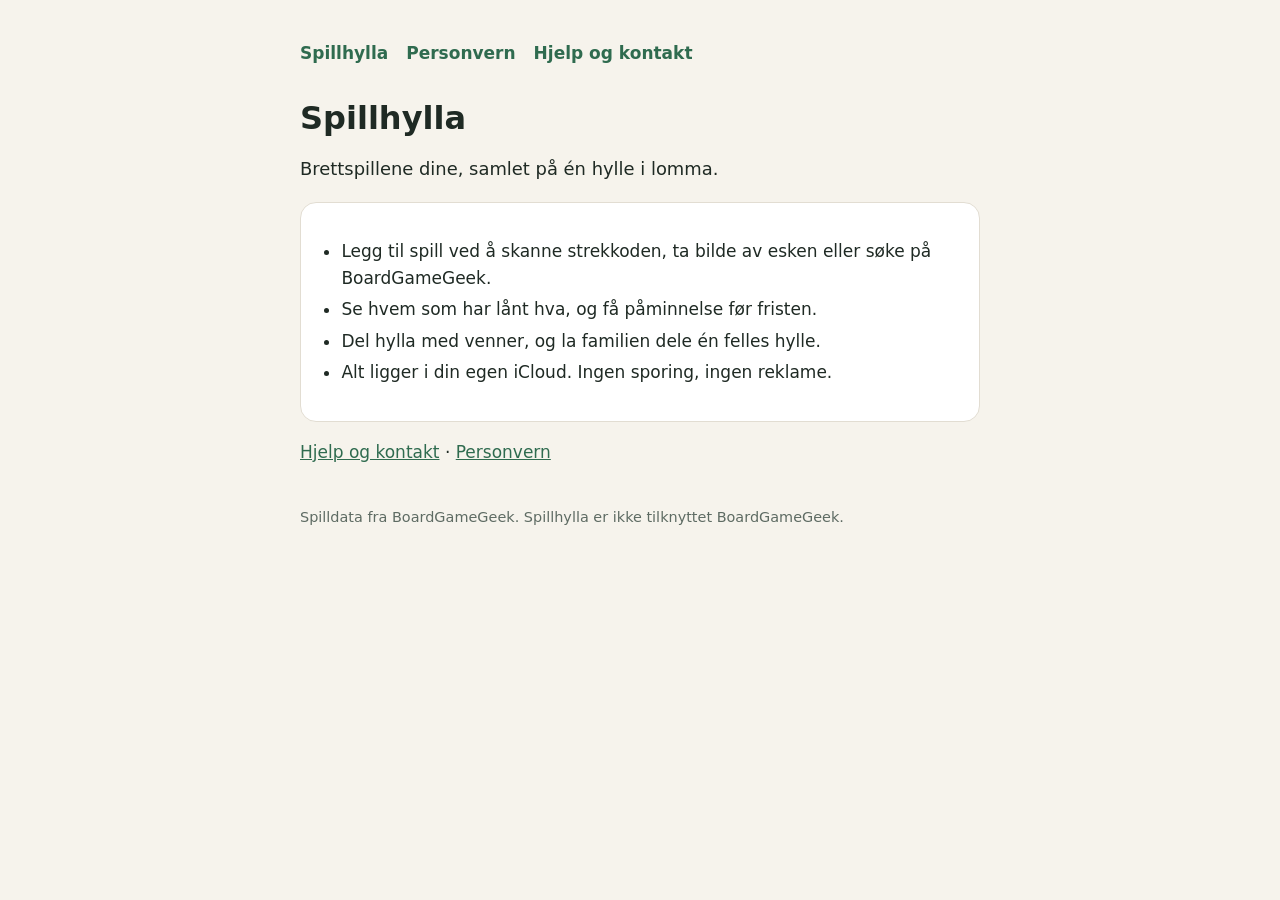
<file: index.html>
<!DOCTYPE html>
<html lang="nb">
<head>
<meta charset="utf-8">
<meta name="viewport" content="width=device-width, initial-scale=1">
<title>Spillhylla</title>
<meta name="description" content="Hold oversikt over brettspillene dine, del hylla med venner og familie, og hold styr på hvem som har lånt hva.">
<link rel="stylesheet" href="site.css">
</head>
<body>
<main>
<nav><a href="index.html">Spillhylla</a><a href="privacy.html">Personvern</a><a href="support.html">Hjelp og kontakt</a></nav>

<h1>Spillhylla</h1>
<p class="lead">Brettspillene dine, samlet på én hylle i lomma.</p>

<div class="card">
<ul>
  <li>Legg til spill ved å skanne strekkoden, ta bilde av esken eller søke på BoardGameGeek.</li>
  <li>Se hvem som har lånt hva, og få påminnelse før fristen.</li>
  <li>Del hylla med venner, og la familien dele én felles hylle.</li>
  <li>Alt ligger i din egen iCloud. Ingen sporing, ingen reklame.</li>
</ul>
</div>

<p><a href="support.html">Hjelp og kontakt</a> · <a href="privacy.html">Personvern</a></p>

<footer>Spilldata fra BoardGameGeek. Spillhylla er ikke tilknyttet BoardGameGeek.</footer>
</main>
</body>
</html>
</file>
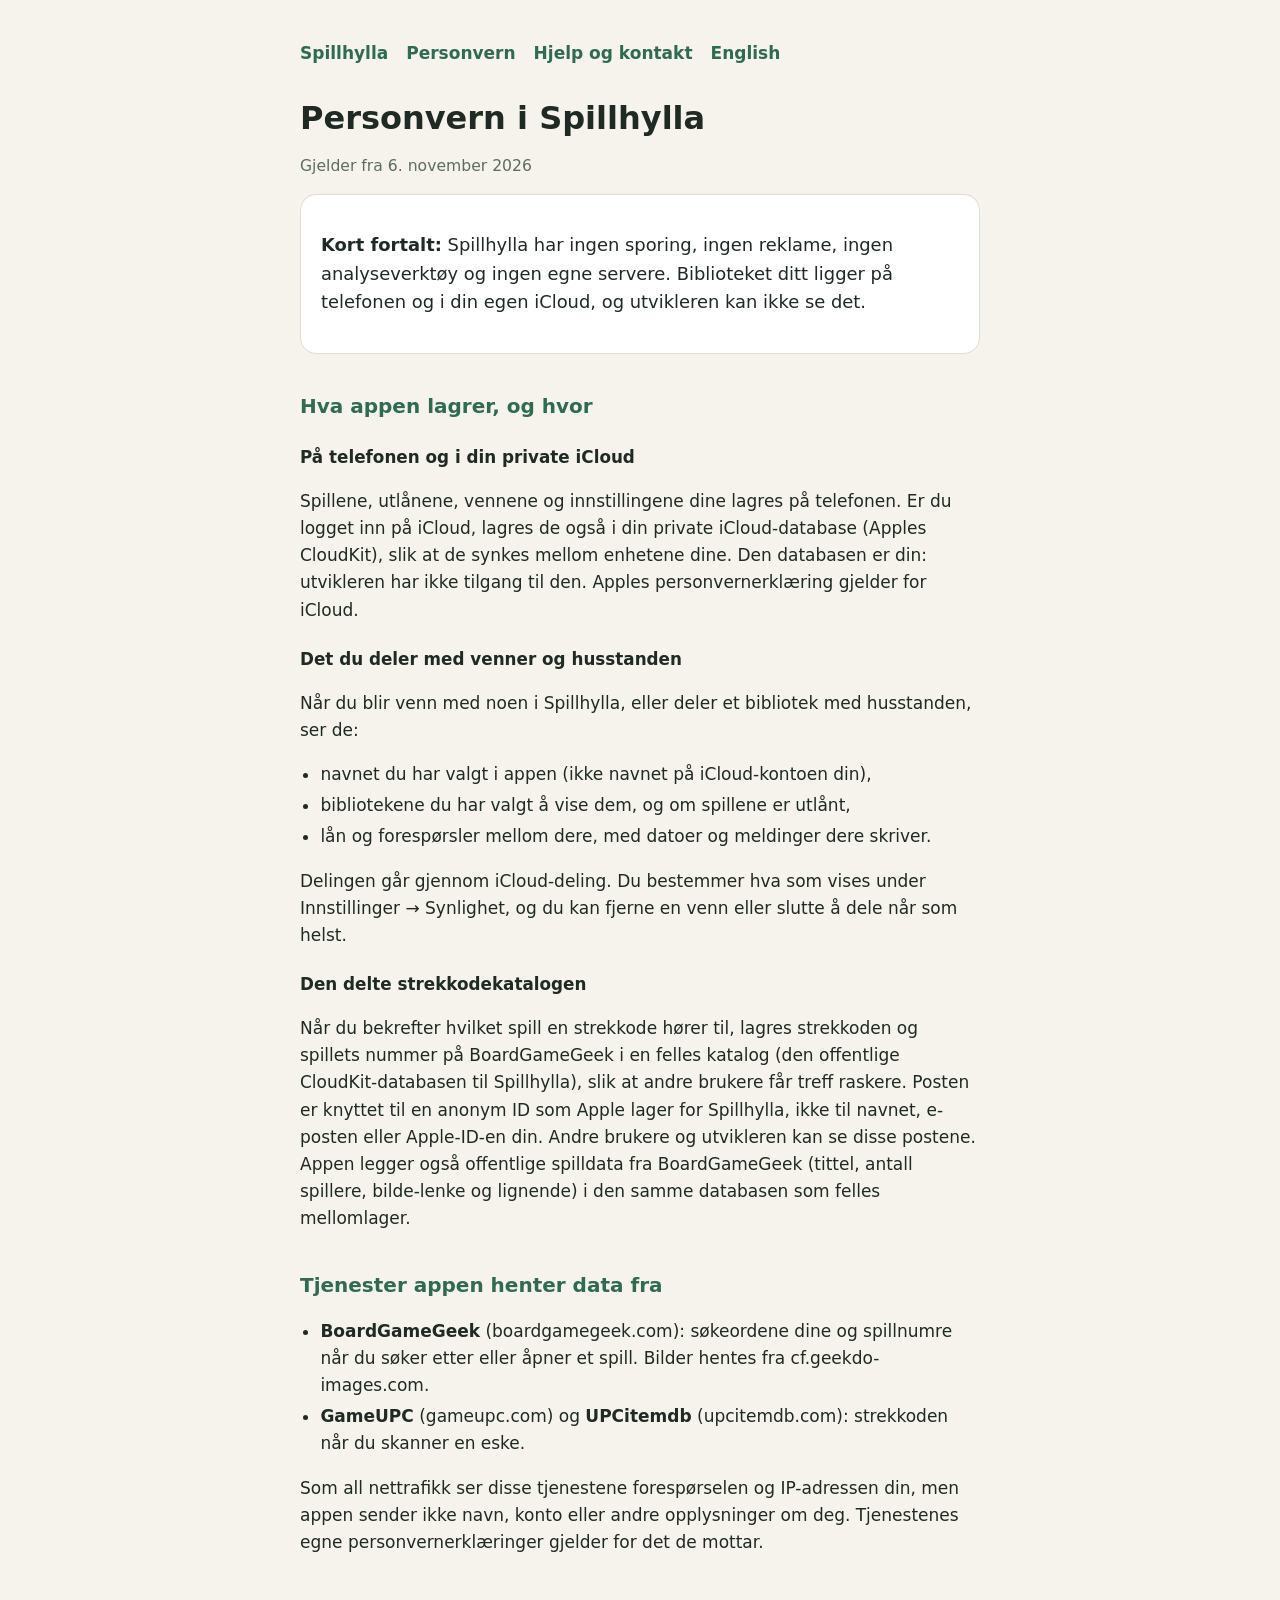
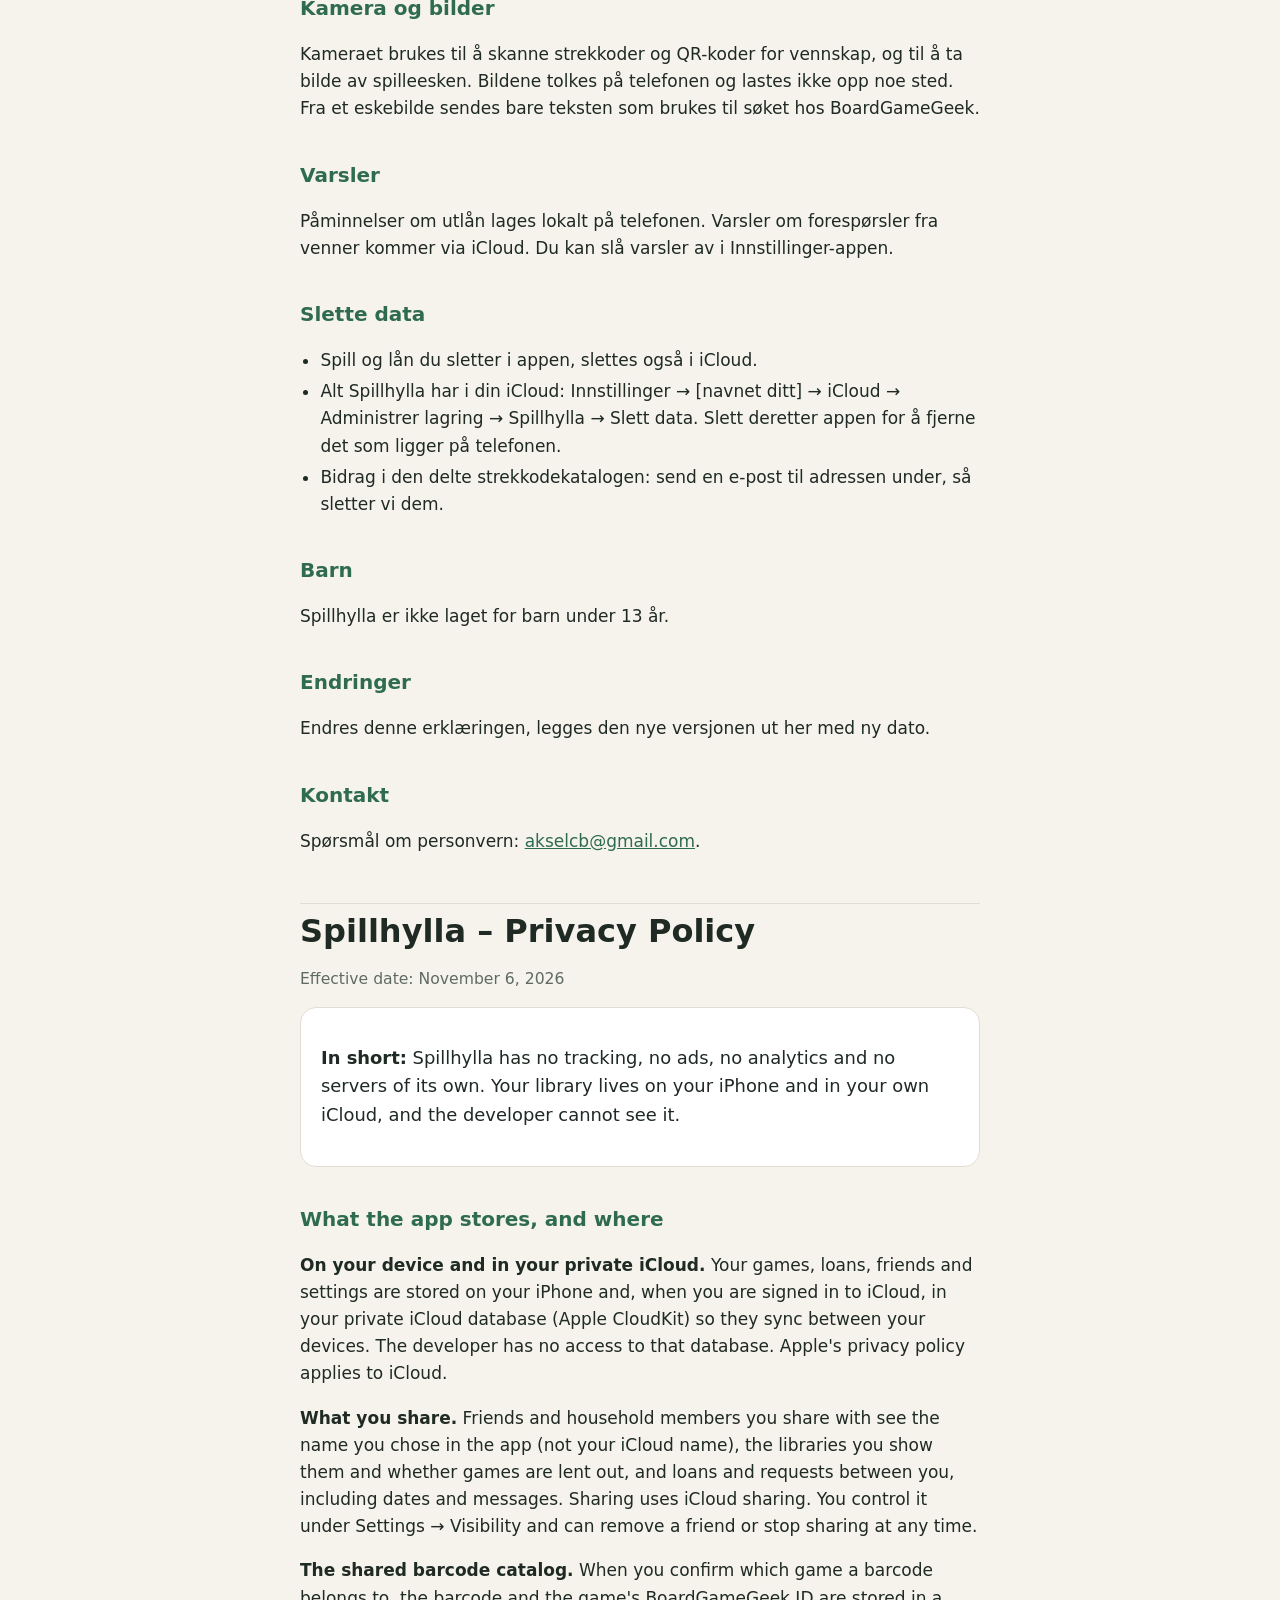
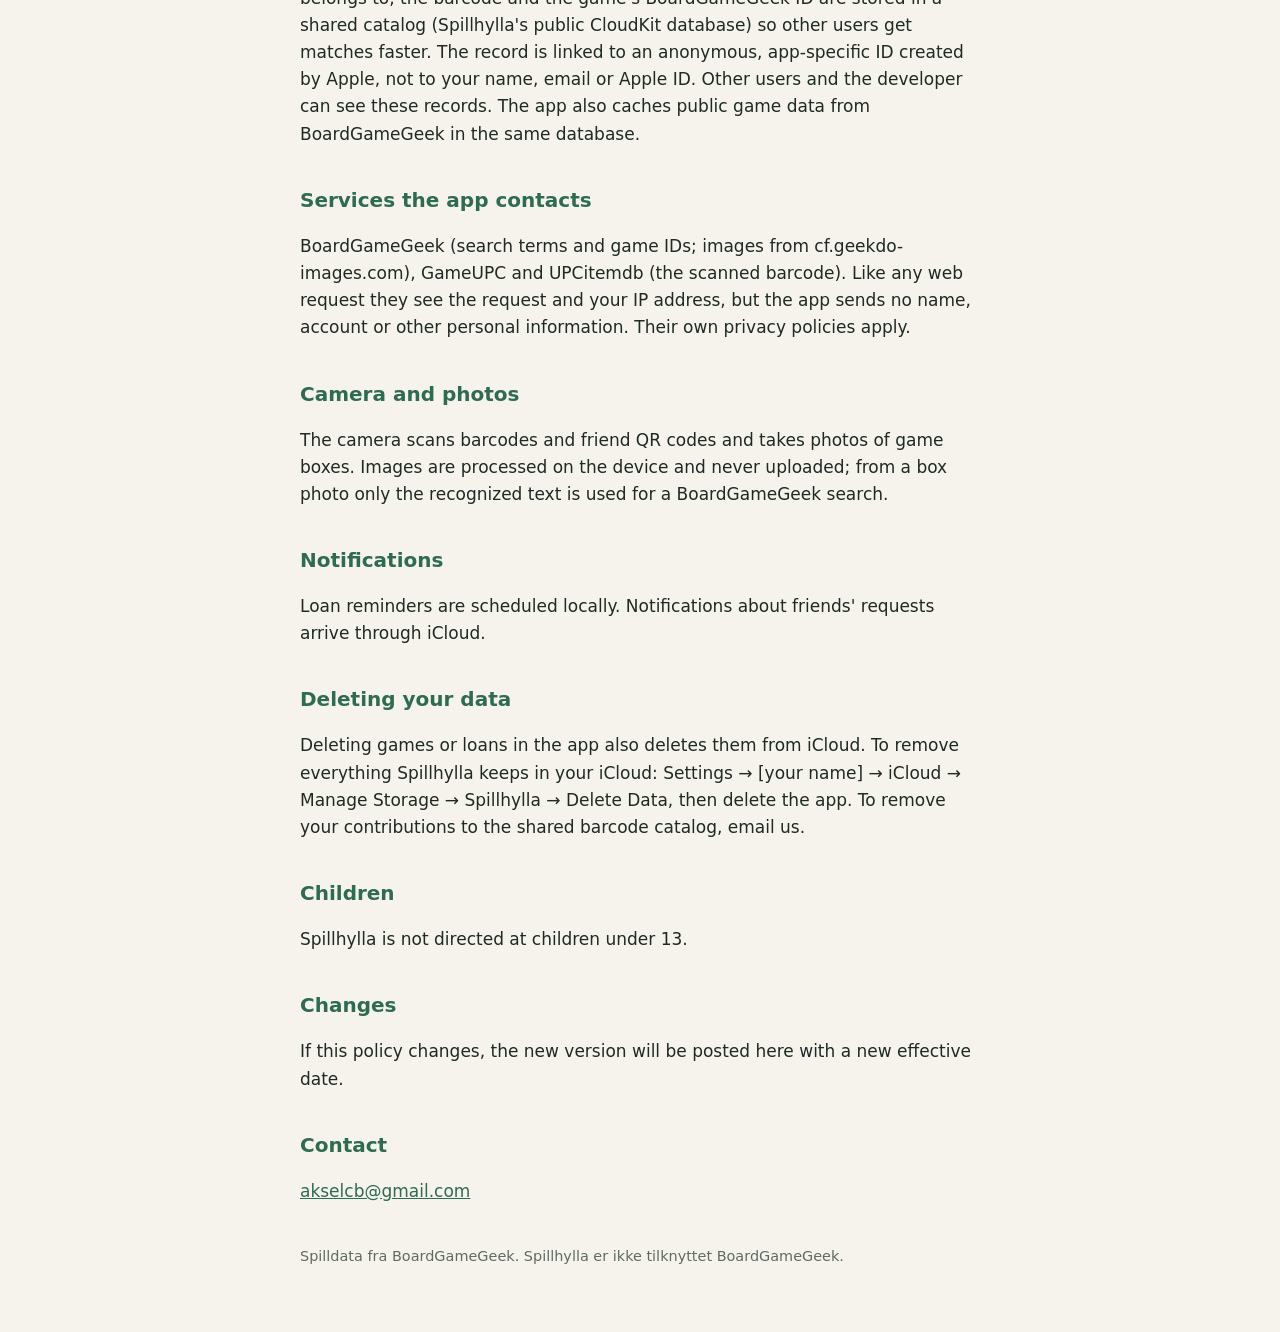
<file: privacy.html>
<!DOCTYPE html>
<html lang="nb">
<head>
<meta charset="utf-8">
<meta name="viewport" content="width=device-width, initial-scale=1">
<title>Spillhylla – personvern</title>
<link rel="stylesheet" href="site.css">
</head>
<body>
<main>
<nav><a href="index.html">Spillhylla</a><a href="privacy.html">Personvern</a><a href="support.html">Hjelp og kontakt</a><a href="#english">English</a></nav>

<h1>Personvern i Spillhylla</h1>
<p class="muted">Gjelder fra 6. november 2026</p>

<div class="card">
<p class="lead"><strong>Kort fortalt:</strong> Spillhylla har ingen sporing, ingen reklame, ingen analyseverktøy og ingen egne servere. Biblioteket ditt ligger på telefonen og i din egen iCloud, og utvikleren kan ikke se det.</p>
</div>

<h2>Hva appen lagrer, og hvor</h2>
<h3>På telefonen og i din private iCloud</h3>
<p>Spillene, utlånene, vennene og innstillingene dine lagres på telefonen. Er du logget inn på iCloud, lagres de også i din private iCloud-database (Apples CloudKit), slik at de synkes mellom enhetene dine. Den databasen er din: utvikleren har ikke tilgang til den. Apples personvernerklæring gjelder for iCloud.</p>

<h3>Det du deler med venner og husstanden</h3>
<p>Når du blir venn med noen i Spillhylla, eller deler et bibliotek med husstanden, ser de:</p>
<ul>
  <li>navnet du har valgt i appen (ikke navnet på iCloud-kontoen din),</li>
  <li>bibliotekene du har valgt å vise dem, og om spillene er utlånt,</li>
  <li>lån og forespørsler mellom dere, med datoer og meldinger dere skriver.</li>
</ul>
<p>Delingen går gjennom iCloud-deling. Du bestemmer hva som vises under Innstillinger → Synlighet, og du kan fjerne en venn eller slutte å dele når som helst.</p>

<h3>Den delte strekkodekatalogen</h3>
<p>Når du bekrefter hvilket spill en strekkode hører til, lagres strekkoden og spillets nummer på BoardGameGeek i en felles katalog (den offentlige CloudKit-databasen til Spillhylla), slik at andre brukere får treff raskere. Posten er knyttet til en anonym ID som Apple lager for Spillhylla, ikke til navnet, e-posten eller Apple-ID-en din. Andre brukere og utvikleren kan se disse postene. Appen legger også offentlige spilldata fra BoardGameGeek (tittel, antall spillere, bilde-lenke og lignende) i den samme databasen som felles mellomlager.</p>

<h2>Tjenester appen henter data fra</h2>
<ul>
  <li><strong>BoardGameGeek</strong> (boardgamegeek.com): søkeordene dine og spillnumre når du søker etter eller åpner et spill. Bilder hentes fra cf.geekdo-images.com.</li>
  <li><strong>GameUPC</strong> (gameupc.com) og <strong>UPCitemdb</strong> (upcitemdb.com): strekkoden når du skanner en eske.</li>
</ul>
<p>Som all nettrafikk ser disse tjenestene forespørselen og IP-adressen din, men appen sender ikke navn, konto eller andre opplysninger om deg. Tjenestenes egne personvernerklæringer gjelder for det de mottar.</p>

<h2>Kamera og bilder</h2>
<p>Kameraet brukes til å skanne strekkoder og QR-koder for vennskap, og til å ta bilde av spilleesken. Bildene tolkes på telefonen og lastes ikke opp noe sted. Fra et eskebilde sendes bare teksten som brukes til søket hos BoardGameGeek.</p>

<h2>Varsler</h2>
<p>Påminnelser om utlån lages lokalt på telefonen. Varsler om forespørsler fra venner kommer via iCloud. Du kan slå varsler av i Innstillinger-appen.</p>

<h2>Slette data</h2>
<ul>
  <li>Spill og lån du sletter i appen, slettes også i iCloud.</li>
  <li>Alt Spillhylla har i din iCloud: Innstillinger → [navnet ditt] → iCloud → Administrer lagring → Spillhylla → Slett data. Slett deretter appen for å fjerne det som ligger på telefonen.</li>
  <li>Bidrag i den delte strekkodekatalogen: send en e-post til adressen under, så sletter vi dem.</li>
</ul>

<h2>Barn</h2>
<p>Spillhylla er ikke laget for barn under 13 år.</p>

<h2>Endringer</h2>
<p>Endres denne erklæringen, legges den nye versjonen ut her med ny dato.</p>

<h2>Kontakt</h2>
<p>Spørsmål om personvern: <a href="mailto:akselcb@gmail.com">akselcb@gmail.com</a>.</p>

<hr id="english">

<h1>Spillhylla – Privacy Policy</h1>
<p class="muted">Effective date: November 6, 2026</p>

<div class="card">
<p class="lead"><strong>In short:</strong> Spillhylla has no tracking, no ads, no analytics and no servers of its own. Your library lives on your iPhone and in your own iCloud, and the developer cannot see it.</p>
</div>

<h2>What the app stores, and where</h2>
<p><strong>On your device and in your private iCloud.</strong> Your games, loans, friends and settings are stored on your iPhone and, when you are signed in to iCloud, in your private iCloud database (Apple CloudKit) so they sync between your devices. The developer has no access to that database. Apple's privacy policy applies to iCloud.</p>
<p><strong>What you share.</strong> Friends and household members you share with see the name you chose in the app (not your iCloud name), the libraries you show them and whether games are lent out, and loans and requests between you, including dates and messages. Sharing uses iCloud sharing. You control it under Settings → Visibility and can remove a friend or stop sharing at any time.</p>
<p><strong>The shared barcode catalog.</strong> When you confirm which game a barcode belongs to, the barcode and the game's BoardGameGeek ID are stored in a shared catalog (Spillhylla's public CloudKit database) so other users get matches faster. The record is linked to an anonymous, app-specific ID created by Apple, not to your name, email or Apple ID. Other users and the developer can see these records. The app also caches public game data from BoardGameGeek in the same database.</p>

<h2>Services the app contacts</h2>
<p>BoardGameGeek (search terms and game IDs; images from cf.geekdo-images.com), GameUPC and UPCitemdb (the scanned barcode). Like any web request they see the request and your IP address, but the app sends no name, account or other personal information. Their own privacy policies apply.</p>

<h2>Camera and photos</h2>
<p>The camera scans barcodes and friend QR codes and takes photos of game boxes. Images are processed on the device and never uploaded; from a box photo only the recognized text is used for a BoardGameGeek search.</p>

<h2>Notifications</h2>
<p>Loan reminders are scheduled locally. Notifications about friends' requests arrive through iCloud.</p>

<h2>Deleting your data</h2>
<p>Deleting games or loans in the app also deletes them from iCloud. To remove everything Spillhylla keeps in your iCloud: Settings → [your name] → iCloud → Manage Storage → Spillhylla → Delete Data, then delete the app. To remove your contributions to the shared barcode catalog, email us.</p>

<h2>Children</h2>
<p>Spillhylla is not directed at children under 13.</p>

<h2>Changes</h2>
<p>If this policy changes, the new version will be posted here with a new effective date.</p>

<h2>Contact</h2>
<p><a href="mailto:akselcb@gmail.com">akselcb@gmail.com</a></p>

<footer>Spilldata fra BoardGameGeek. Spillhylla er ikke tilknyttet BoardGameGeek.</footer>
</main>
</body>
</html>
</file>
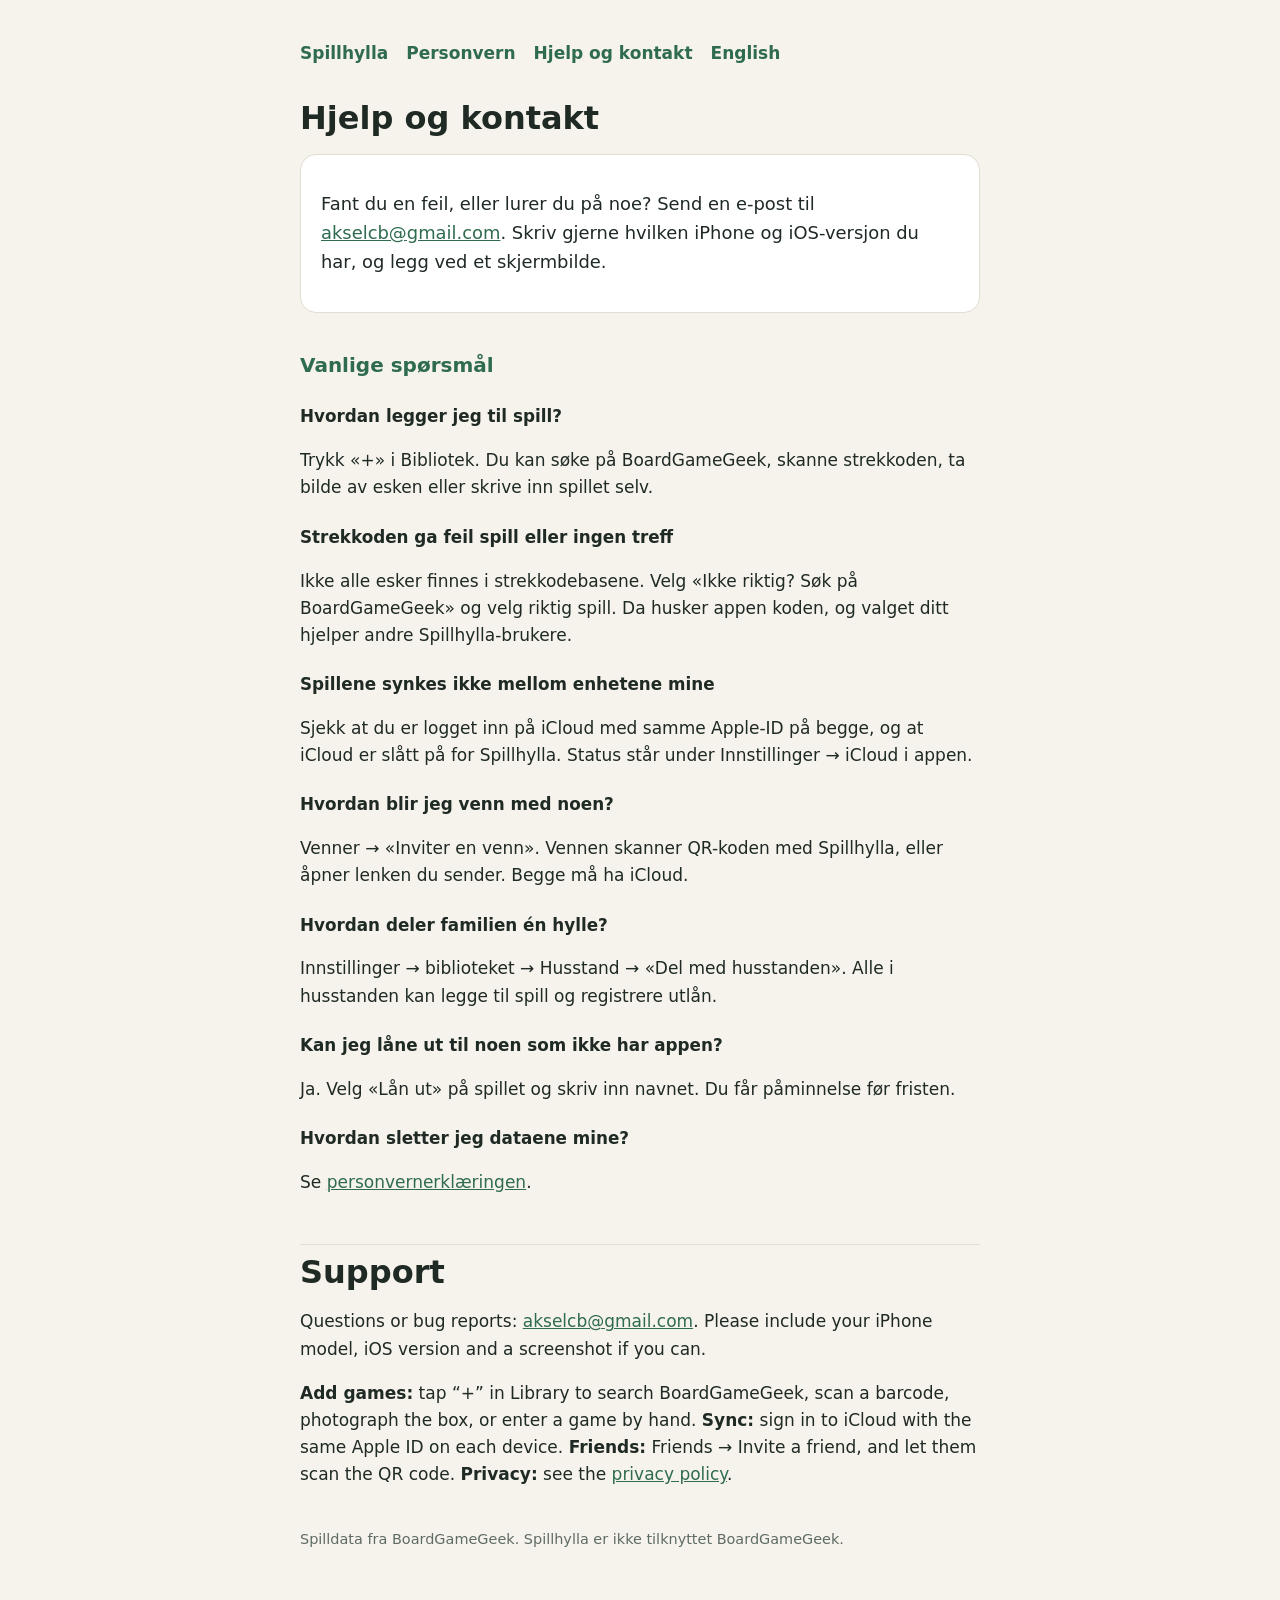
<file: support.html>
<!DOCTYPE html>
<html lang="nb">
<head>
<meta charset="utf-8">
<meta name="viewport" content="width=device-width, initial-scale=1">
<title>Spillhylla – hjelp og kontakt</title>
<link rel="stylesheet" href="site.css">
</head>
<body>
<main>
<nav><a href="index.html">Spillhylla</a><a href="privacy.html">Personvern</a><a href="support.html">Hjelp og kontakt</a><a href="#english">English</a></nav>

<h1>Hjelp og kontakt</h1>

<div class="card">
<p class="lead">Fant du en feil, eller lurer du på noe? Send en e-post til <a href="mailto:akselcb@gmail.com?subject=Spillhylla">akselcb@gmail.com</a>. Skriv gjerne hvilken iPhone og iOS-versjon du har, og legg ved et skjermbilde.</p>
</div>

<h2>Vanlige spørsmål</h2>

<h3>Hvordan legger jeg til spill?</h3>
<p>Trykk «+» i Bibliotek. Du kan søke på BoardGameGeek, skanne strekkoden, ta bilde av esken eller skrive inn spillet selv.</p>

<h3>Strekkoden ga feil spill eller ingen treff</h3>
<p>Ikke alle esker finnes i strekkodebasene. Velg «Ikke riktig? Søk på BoardGameGeek» og velg riktig spill. Da husker appen koden, og valget ditt hjelper andre Spillhylla-brukere.</p>

<h3>Spillene synkes ikke mellom enhetene mine</h3>
<p>Sjekk at du er logget inn på iCloud med samme Apple-ID på begge, og at iCloud er slått på for Spillhylla. Status står under Innstillinger → iCloud i appen.</p>

<h3>Hvordan blir jeg venn med noen?</h3>
<p>Venner → «Inviter en venn». Vennen skanner QR-koden med Spillhylla, eller åpner lenken du sender. Begge må ha iCloud.</p>

<h3>Hvordan deler familien én hylle?</h3>
<p>Innstillinger → biblioteket → Husstand → «Del med husstanden». Alle i husstanden kan legge til spill og registrere utlån.</p>

<h3>Kan jeg låne ut til noen som ikke har appen?</h3>
<p>Ja. Velg «Lån ut» på spillet og skriv inn navnet. Du får påminnelse før fristen.</p>

<h3>Hvordan sletter jeg dataene mine?</h3>
<p>Se <a href="privacy.html">personvernerklæringen</a>.</p>

<hr id="english">

<h1>Support</h1>
<p>Questions or bug reports: <a href="mailto:akselcb@gmail.com?subject=Spillhylla">akselcb@gmail.com</a>. Please include your iPhone model, iOS version and a screenshot if you can.</p>
<p><strong>Add games:</strong> tap “+” in Library to search BoardGameGeek, scan a barcode, photograph the box, or enter a game by hand. <strong>Sync:</strong> sign in to iCloud with the same Apple ID on each device. <strong>Friends:</strong> Friends → Invite a friend, and let them scan the QR code. <strong>Privacy:</strong> see the <a href="privacy.html">privacy policy</a>.</p>

<footer>Spilldata fra BoardGameGeek. Spillhylla er ikke tilknyttet BoardGameGeek.</footer>
</main>
</body>
</html>
</file>
<file: site.css>
:root {
  --bg: #F6F3EC; --surface: #FFFFFF; --text: #1F2A24; --muted: #5E6B63;
  --accent: #2F6B4F; --accent-soft: #E3EFE7; --border: #E2DDD2;
}
@media (prefers-color-scheme: dark) {
  :root { --bg: #121714; --surface: #1B221E; --text: #E9EEEA; --muted: #9AA79F;
          --accent: #7FC3A0; --accent-soft: #22312A; --border: #2B3530; }
}
* { box-sizing: border-box; }
body { margin: 0; background: var(--bg); color: var(--text);
       font: 17px/1.6 -apple-system, BlinkMacSystemFont, "SF Pro Rounded", system-ui, sans-serif; }
main { max-width: 720px; margin: 0 auto; padding: 40px 20px 64px; }
h1 { font-size: 2rem; line-height: 1.2; margin: 0 0 4px; }
h2 { font-size: 1.25rem; margin: 36px 0 8px; color: var(--accent); }
h3 { font-size: 1.05rem; margin: 22px 0 4px; }
a { color: var(--accent); }
nav { display: flex; gap: 18px; flex-wrap: wrap; margin-bottom: 32px; font-weight: 600; }
nav a { text-decoration: none; }
.muted { color: var(--muted); font-size: 0.92em; }
.card { background: var(--surface); border: 1px solid var(--border); border-radius: 16px;
        padding: 18px 20px; margin: 16px 0; }
.lead { font-size: 1.12rem; }
ul { padding-left: 1.2em; }
li { margin: 4px 0; }
hr { border: 0; border-top: 1px solid var(--border); margin: 48px 0 8px; }
footer { color: var(--muted); font-size: 0.85em; margin-top: 40px; }
</file>
